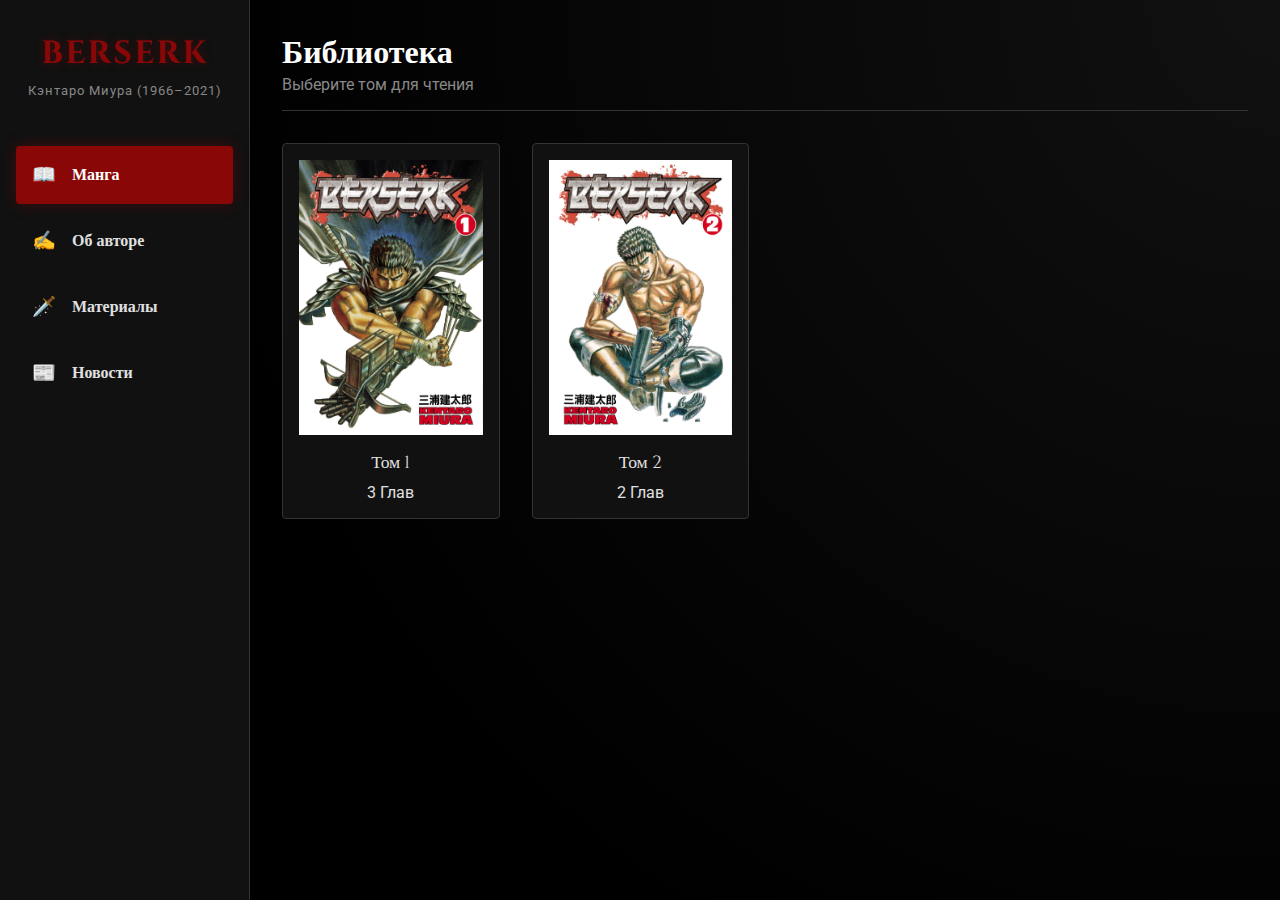
<file: index.html>
<!DOCTYPE html>
<html lang="ru">
  <head>
    <meta charset="UTF-8" />
    <meta name="viewport" content="width=device-width, initial-scale=1.0" />
    <title>Berserk Manga Reader</title>
    <!-- Fonts -->
    <link rel="preconnect" href="https://fonts.googleapis.com" />
    <link rel="preconnect" href="https://fonts.gstatic.com" crossorigin />
    <link
      href="https://fonts.googleapis.com/css2?family=Cinzel:wght@400;700&family=Roboto:wght@300;400;700&display=swap"
      rel="stylesheet"
    />
    <!-- Styles -->
    <link rel="stylesheet" href="css/style.css" />
  </head>
  <body>
    <div class="app-container">
      <!-- SIDEBAR -->
      <aside class="sidebar">
        <div class="logo">
          <h1>BERSERK</h1>
          <p>Кэнтаро Миура (1966–2021)</p>
        </div>

        <ul class="nav-links">
          <li class="active" data-target="manga">
            <span class="icon">📖</span> Манга
          </li>
          <li data-target="author"><span class="icon">✍️</span> Об авторе</li>
          <li data-target="assets"><span class="icon">🗡️</span> Материалы</li>
          <li data-target="news"><span class="icon">📰</span> Новости</li>
        </ul>
      </aside>

      <!-- CONTENT AREA -->
      <main class="content">
        <!-- SECTION: MANGA LIBRARY -->
        <div id="manga" class="section">
          <div class="section-header">
            <h2>Библиотека</h2>
            <p>Выберите том для чтения</p>
          </div>
          <div id="volumes-grid" class="manga-grid">
            <!-- Volumes injected by JS -->
          </div>
        </div>

        <!-- SECTION: CHAPTERS LIST -->
        <div id="chapters-list" class="section hidden">
          <button class="back-btn" onclick="app.showSection('manga')">
            ← Назад к томам
          </button>
          <div class="section-header">
            <h2 id="selected-volume-title">Volume Title</h2>
            <p>Выберите главу</p>
          </div>
          <div id="chapters-container" class="chapters-grid">
            <!-- Chapters injected by JS -->
          </div>
        </div>

        <!-- SECTION: VIEWER -->
        <div id="viewer" class="section hidden">
          <div class="sticky-header">
            <div class="viewer-controls">
              <button class="back-btn" onclick="app.goBackToChapters()">
                ← Главы
              </button>
              <select id="volume-select" aria-label="Select Volume"></select>
              <select id="chapter-select" aria-label="Select Chapter"></select>
              <button id="header-toggle" class="icon-btn" aria-label="Toggle Header">
                👁️
              </button>
            </div>
          </div>

          <div id="pages-container" class="manga-pages">
            <!-- Pages injected by JS -->
          </div>
        </div>

        <!-- SECTION: AUTHOR -->
        <div id="author" class="section hidden">
          <div class="section-header">
            <h2>Об Авторе</h2>
            <p>Кэнтаро Миура (1966–2021)</p>
          </div>
          <div class="lore-content">
            <p>
              Кэнтаро Миура — легендарный японский мангака, подаривший миру «Берсерка». Родившись 11 июля 1966 года в Тибе, он начал свой творческий путь еще в детстве. Работа над «Берсерком» началась в 1989 году и продолжалась более 30 лет, превратившись в магнум опус, определивший жанр темного фэнтези. Миура скончался 6 мая 2021 года, оставив неизгладимый след в мировой культуре.
            </p>

            <h3>Наследие и Влияние</h3>
            <p>Творчество Миуры вдохновило множество культовых проектов:</p>
            <ul style="list-style-type: disc; margin-left: 20px; line-height: 1.8; color: #ccc;">
              <li><strong>Dark Souls</strong>: Образ Арториаса (отсылка к Гатсу), колеса-скелеты и мрачная атмосфера увядающего мира.</li>
              <li><strong>Elden Ring</strong>: Великое Древо Эрд (Мировое Древо Спирали), дизайн Блайда (полуволк) и гигантские мечи.</li>
              <li><strong>Bloodborne</strong>: Метка Охотника, визуально напоминающая Клеймо Жертвы из манги.</li>
              <li><strong>Final Fantasy VII</strong>: Бастер Меч Клауда Страйфа, вдохновленный Драконобойцем.</li>
              <li><strong>Devil May Cry</strong>: Красные сферы, используемые для улучшения навыков, отсылают к Бехелитам.</li>
            </ul>
          </div>
        </div>

        <!-- SECTION: ASSETS -->
        <div id="assets" class="section hidden">
          <div class="section-header">
            <h2>Материалы и Загрузки</h2>
            <p>Обои, Иконки и Ресурсы</p>
          </div>
          <p>Скоро...</p>
        </div>

        <!-- SECTION: NEWS -->
        <div id="news" class="section hidden">
          <div class="section-header">
            <h2>Последние Новости</h2>
            <p>Обновления проекта</p>
          </div>
          <div class="news-item">
            <div class="date">2025-12-19</div>
            <div class="title">Проект Инициализирован</div>
            <div class="body">
              Структура читалки Берсерк была создана.
            </div>
          </div>
        </div>
      </main>
    </div>

    <!-- SCRIPTS -->
    <!-- Data -->
    <script src="js/manga-data.js"></script>
    <!-- Logic -->
    <script src="js/script.js"></script>
  </body>
</html>
</file>
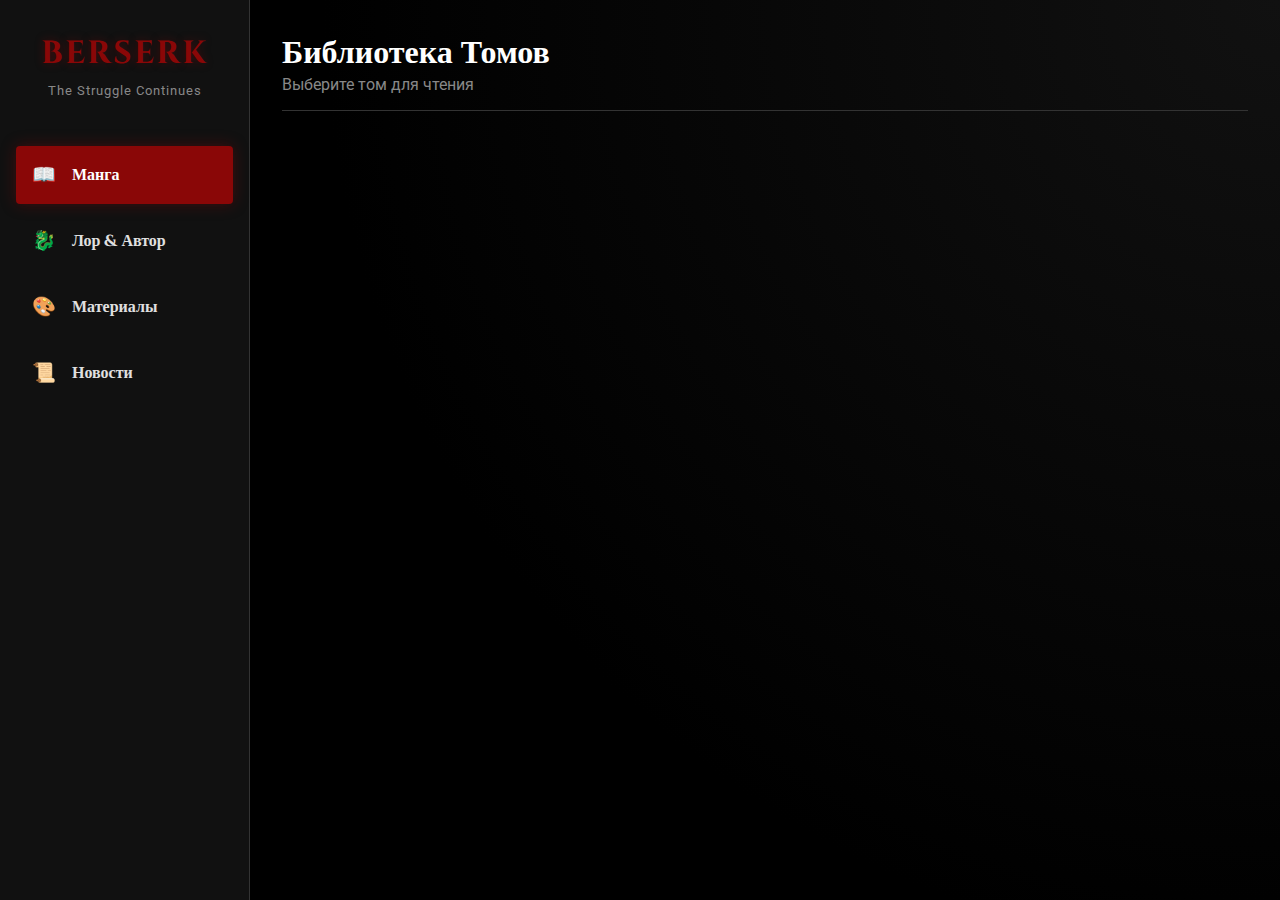
<file: Сайт по берсерку/index.html>
<!DOCTYPE html>
<html lang="ru">
  <head>
    <meta charset="UTF-8" />
    <meta name="viewport" content="width=device-width, initial-scale=1.0" />
    <title>BERSERK | Dark Fantasy Manga Reader</title>
    <!-- Google Fonts -->
    <link rel="preconnect" href="https://fonts.googleapis.com" />
    <link rel="preconnect" href="https://fonts.gstatic.com" crossorigin />
    <link
      href="https://fonts.googleapis.com/css2?family=Cinzel:wght@400;700;900&family=Roboto:wght@300;400;500&display=swap"
      rel="stylesheet"
    />
    <!-- Main Styles -->
    <link rel="stylesheet" href="css/style.css" />
  </head>
  <body>
    <div class="app-container">
      <!-- Sidebar Navigation -->
      <nav class="sidebar">
        <div class="logo">
          <h1>BERSERK</h1>
          <p>The Struggle Continues</p>
        </div>
        <ul class="nav-links">
          <li class="active" data-target="manga">
            <span class="icon">📖</span>
            <span class="text">Манга</span>
          </li>
          <li data-target="lore">
            <span class="icon">🐉</span>
            <span class="text">Лор & Автор</span>
          </li>
          <li data-target="assets">
            <span class="icon">🎨</span>
            <span class="text">Материалы</span>
          </li>
          <li data-target="news">
            <span class="icon">📜</span>
            <span class="text">Новости</span>
          </li>
        </ul>
      </nav>

      <!-- Main Content Area -->
      <main class="content">
        <!-- SECTION: MANGA GRID -->
        <section id="manga" class="section active">
          <header class="section-header">
            <h2>Библиотека Томов</h2>
            <p>Выберите том для чтения</p>
          </header>
          <div class="manga-grid" id="volumes-grid">
            <!-- Volumes will be injected here by JS -->
          </div>
        </section>

        <!-- SECTION: CHAPTERS LIST (Hidden by default) -->
        <section id="chapters-list" class="section hidden">
          <header class="section-header">
            <button class="back-btn" onclick="app.showSection('manga')">
              ← Назад к Томам
            </button>
            <h2 id="selected-volume-title">Том X</h2>
          </header>
          <div class="chapters-grid" id="chapters-container">
            <!-- Chapters will be injected here -->
          </div>
        </section>

        <!-- SECTION: VIEWER (Hidden by default) -->
        <section id="viewer" class="section hidden">
          <div class="sticky-header">
            <div class="viewer-controls">
              <button class="back-btn" onclick="app.goBackToChapters()">
                ← Меню
              </button>
              <select id="volume-select"></select>
              <select id="chapter-select"></select>
            </div>
          </div>
          <div class="manga-pages" id="pages-container">
            <!-- Pages go here -->
          </div>
        </section>

        <!-- SECTION: LORE -->
        <section id="lore" class="section hidden">
          <header class="section-header">
            <h2>Кентаро Миура</h2>
            <p class="subtitle">1966 — 2021</p>
          </header>
          <article class="lore-content">
            <div class="bio-block">
              <h3>Биография</h3>
              <p>
                Кентаро Миура — легендарный японский мангака, наиболее известный
                своей работой над эпической темной фэнтези-мангой «Берсерк». Его
                невероятная детализация рисунка и глубокий, мрачный сюжет
                завоевали сердца миллионов фанатов по всему миру.
              </p>
            </div>
            <div class="influence-block">
              <h3>Влияние на культуру (FromSoftware)</h3>
              <p>
                Творчество Миуры оказало колоссальное влияние на игровую
                индустрию, особенно на игры <strong>Хидетаки Миядзаки</strong>.
              </p>
              <ul>
                <li>
                  <strong>Dark Souls</strong>: Дизайн рыцарей, атмосфера
                  безысходности и мрачные замки.
                </li>
                <li>
                  <strong>Elden Ring</strong>: Множество отсылок к «Берсерку»,
                  включая меч, напоминающий Dragon Slayer, и дизайн некоторых
                  боссов (например, Маления и Властелин).
                </li>
                <li>
                  <strong>Bloodborne</strong>: Эстетика кошмара и охотника.
                </li>
              </ul>
            </div>
          </article>
        </section>

        <!-- SECTION: ASSETS -->
        <section id="assets" class="section hidden">
          <header class="section-header">
            <h2>Материалы</h2>
          </header>
          <div class="assets-content">
            <div class="gallery-preview">
              <p>Галерея артов (Coming Soon)</p>
            </div>
            <a
              href="https://myanimelist.net/anime/33/Kenpuu_Denki_Berserk"
              target="_blank"
              class="cta-button primary"
            >
              Смотреть Аниме (External)
            </a>
          </div>
        </section>

        <!-- SECTION: NEWS -->
        <section id="news" class="section hidden">
          <header class="section-header">
            <h2>Новости проекта</h2>
          </header>
          <ul class="news-list">
            <li class="news-item">
              <span class="date">19.12.2025</span>
              <span class="text">Запуск платформы. Добавлен Том 1.</span>
            </li>
          </ul>
        </section>
      </main>
    </div>

    <!-- Application Logic -->
    <script src="js/manga-data.js"></script>
    <script src="js/script.js"></script>
  </body>
</html>
</file>
<file: css/style.css>
/* 
  ========================================
  ОСНОВНАЯ ТЕМА: ТЕМНОЕ ФЭНТЕЗИ (БЕРСЕРК)
  ========================================
  Основные цвета:
  - Черный (#000000) - Глубокий фон
  - Темно-серый (#111111) - Панели и карточки
  - Кроваво-красный (#8a0707) - Акцентный цвет (Клеймо жертвы)
  - Белый/Серебряный (#e0e0e0) - Основной текст
  
  Шрифты:
  - Zagolovki: 'Cinzel' (атмосферный, с засечками)
  - Текст: 'Roboto' (читабельный)
*/

:root {
  --bg-color: #000000;
  --panel-color: #111111;
  --panel-hover: #1a1a1a;
  --accent-color: #8a0707;
  --accent-glow: rgba(138, 7, 7, 0.4);
  --text-main: #e0e0e0;
  --text-muted: #888888;
  --font-heading: "Cinzel", serif;
  --font-body: "Roboto", sans-serif;
  --sidebar-width: 250px;
}

* {
  box-sizing: border-box;
  margin: 0;
  padding: 0;
}

body {
  background: radial-gradient(circle at top right, #111 0%, #000 70%) fixed no-repeat;
  color: var(--text-main);
  font-family: var(--font-body);
  height: 100vh;
  overflow: hidden; /* В стиле приложения */
}

/* 
  ========================================
  КОНТЕЙНЕР ПРИЛОЖЕНИЯ (APP CONTAINER)
  ========================================
  Используется Flexbox для создания макета с боковой панелью слева
  и контентом справа. Занимает всю высоту экрана.
*/
.app-container {
  display: flex;
  height: 100%;
  width: 100%;
}

/* 
  ========================================
  БОКОВАЯ ПАНЕЛЬ (SIDEBAR)
  ========================================
  Фиксированная ширина, содержит логотип и навигацию.
*/
.sidebar {
  width: var(--sidebar-width);
  background-color: var(--panel-color);
  border-right: 1px solid #333;
  display: flex;
  flex-direction: column;
  padding: 2rem 1rem;
  z-index: 100;
}

.logo {
  margin-bottom: 3rem;
  text-align: center;
}

.logo h1 {
  font-family: var(--font-heading);
  color: var(--accent-color);
  font-size: 2rem;
  letter-spacing: 2px;
  text-shadow: 0 0 10px var(--accent-glow);
}

.logo p {
  font-size: 0.8rem;
  color: var(--text-muted);
  letter-spacing: 1px;
  margin-top: 0.5rem;
}

.nav-links {
  list-style: none;
}

.nav-links li {
  display: flex;
  align-items: center;
  padding: 1rem;
  margin-bottom: 0.5rem;
  cursor: pointer;
  border-radius: 4px;
  transition: all 0.3s ease;
  font-family: var(--font-heading);
  font-weight: 700;
}

.nav-links li .icon {
  margin-right: 1rem;
  font-size: 1.2rem;
}

.nav-links li:hover {
  background-color: var(--panel-hover);
  color: #fff;
  padding-left: 1.2rem; /* Эффект скольжения */
}

.nav-links li.active {
  background-color: var(--accent-color);
  color: #fff;
  box-shadow: 0 0 15px var(--accent-glow);
}

/* 
  ========================================
  ОБЛАСТЬ КОНТЕНТА (CONTENT AREA)
  ========================================
  Занимает все свободное пространство (flex: 1).
  Имеет собственный скролл (overflow-y: auto), независимый от сайдбара.
  Фон - радиальный градиент для создания атмосферы виньетирования.
*/
/* ОБЛАСТЬ КОНТЕНТА */
.content {
  flex: 1;
  min-width: 0; /* Исправление для Grid внутри Flex */
  overflow-y: auto;
  padding: 0; /* Убрать глобальный отступ для полноэкранных секций */
  position: relative;
  background: transparent;
}

.section {
  width: 100%;
  max-width: 1200px;
  margin: 0 auto;
  padding: 2rem; /* Добавляем отступ здесь */
  animation: fadeIn 0.5s ease;
}

#viewer {
  padding: 0;
  max-width: 100%;
}

.section.hidden {
  display: none;
}

@keyframes fadeIn {
  from {
    opacity: 0;
    transform: translateY(10px);
  }
  to {
    opacity: 1;
    transform: translateY(0);
  }
}

.section-header {
  margin-bottom: 2rem;
  border-bottom: 1px solid #333;
  padding-bottom: 1rem;
}

.section-header h2 {
  font-family: var(--font-heading);
  font-size: 2rem;
  color: #fff;
}

.section-header p {
  color: var(--text-muted);
}

/* 
  ========================================
  КОМПОНЕНТЫ: КНОПКИ (BUTTONS)
  ========================================
  Стили для кнопок "Назад", призывов к действию и иконок.
*/
/* КНОПКИ */
.back-btn {
  background: none;
  border: none;
  color: var(--accent-color);
  cursor: pointer;
  font-family: var(--font-heading);
  font-size: 1rem;
  margin-bottom: 0.5rem;
  transition: color 0.3s;
}

.back-btn:hover {
  color: #fff;
  text-decoration: underline;
}

.cta-button {
  display: inline-block;
  padding: 1rem 2rem;
  background-color: var(--accent-color);
  color: white;
  text-decoration: none;
  border-radius: 4px;
  font-family: var(--font-heading);
  font-weight: bold;
  transition: transform 0.2s, box-shadow 0.2s;
  border: 1px solid transparent;
}

.cta-button:hover {
  transform: translateY(-2px);
  box-shadow: 0 5px 15px var(--accent-glow);
}

/* 
  ========================================
  КОМПОНЕНТЫ: СЕТКА МАНГИ (MANGA GRID)
  ========================================
  Адаптивная сетка (Grid Layout) для отображения томов и глав.
  Автоматически подстраивает количество колонок.
*/
/* СЕТКА МАНГИ */
.manga-grid,
.chapters-grid {
  display: grid;
  grid-template-columns: repeat(auto-fill, minmax(180px, 1fr));
  gap: 2rem;
}

/* Карточка тома */
.volume-card {
  background-color: var(--panel-color);
  border: 1px solid #333;
  padding: 1rem;
  border-radius: 4px;
  cursor: pointer;
  transition: transform 0.3s, border-color 0.3s;
  text-align: center;
}

.volume-card:hover {
  transform: translateY(-5px);
  border-color: var(--accent-color);
}

.volume-cover {
  width: 100%;
  aspect-ratio: 2/3;
  background-color: #222;
  margin-bottom: 1rem;
  display: flex;
  align-items: center;
  justify-content: center;
  color: #555;
  font-family: var(--font-heading);
}

.volume-title {
  font-family: var(--font-heading);
  font-size: 1.1rem;
  margin-bottom: 0.5rem;
}

.chapter-item {
  background-color: var(--panel-color);
  padding: 1rem;
  border: 1px solid #333;
  cursor: pointer;
  transition: all 0.2s;
}

.chapter-item:hover {
  background-color: #222;
  border-color: var(--accent-color);
  padding-left: 1.2rem;
}

/* 
  ========================================
  МОДУЛЬ: ПРОСМОТРЩИК (VIEWER)
  ========================================
  Стили для режима чтения.
*/
/* ПРОСМОТРЩИК */
.sticky-header {
  position: sticky;
  top: 0;
  background-color: rgba(0, 0, 0, 0.9);
  padding: 1rem;
  border-bottom: 1px solid #333;
  z-index: 50;
  backdrop-filter: blur(5px);
  margin: 0 0 1rem 0; /* Сброс отступов */
  padding-left: 5rem; /* Место для абсолютной кнопки */
  transition: transform 0.3s ease, background-color 0.3s ease;
}

.sticky-header.header-collapsed {
  background-color: transparent;
  backdrop-filter: none;
  border-bottom: none;
  pointer-events: none; /* Пропускать клики */
}

/* Позиционирование кнопки переключения абсолютно в левом верхнем углу */
#header-toggle {
  position: absolute;
  left: 1.5rem;
  top: 50%;
  transform: translateY(-50%);
  z-index: 60;
}

/* Убедиться, что элементы управления кликабельны, даже когда хедер технически "свернут", но кнопка видна. 
   Подождите, если мы сделаем хедер pointer-events none, кнопке нужно pointer-events auto. */
.sticky-header.header-collapsed .viewer-controls > *:not(#header-toggle) {
  opacity: 0;
  pointer-events: none;
  transform: translateY(-10px);
}

.viewer-controls > * {
  transition: opacity 0.3s ease, transform 0.3s ease;
}

.icon-btn {
  background: none;
  border: 1px solid #444;
  color: var(--text-main);
  cursor: pointer;
  font-size: 1.2rem;
  padding: 0.5rem;
  border-radius: 4px;
  transition: all 0.2s;
  pointer-events: auto; /* Всегда кликабельно */
}

.icon-btn:hover {
  background-color: #333;
  color: #fff;
  border-color: var(--accent-color);
}

.viewer-controls {
  display: flex;
  gap: 1rem;
  align-items: center;
}

.viewer-controls select {
  background-color: #222;
  color: #fff;
  border: 1px solid #444;
  padding: 0.5rem;
  border-radius: 4px;
}

.manga-pages {
  display: flex;
  flex-direction: column; /* Стиль вебтуна */
  align-items: center;
  gap: 0;
  min-height: 80vh;
}

.manga-page-img {
  max-width: 100%;
  height: auto;
  display: block;
}

/* 
  ========================================
  СЕКЦИИ: ОБ АВТОРЕ И НОВОСТИ
  ========================================
  Стили для текстового контента.
*/
/* ОБ АВТОРЕ И НОВОСТИ */
.lore-content {
  line-height: 1.6;
  max-width: 800px;
}

.lore-content h3 {
  color: var(--accent-color);
  margin-top: 2rem;
  margin-bottom: 1rem;
  font-family: var(--font-heading);
}

.news-item {
  background: var(--panel-color);
  padding: 1.5rem;
  border-left: 3px solid var(--accent-color);
  margin-bottom: 1rem;
  display: flex;
  flex-direction: column;
}

.news-item .date {
  font-size: 0.8rem;
  color: var(--accent-color);
  font-weight: bold;
  margin-bottom: 0.5rem;
}

/* 
  ========================================
  УТИЛИТЫ: ПОЛОСА ПРОКРУТКИ (SCROLLBAR)
  ========================================
  Кастомизация скроллбара Webkit для соответствия темной теме.
*/
/* ПОЛОСА ПРОКРУТКИ */
::-webkit-scrollbar {
  width: 10px;
}
::-webkit-scrollbar-track {
  background: #111;
}
::-webkit-scrollbar-thumb {
  background: #333;
  border-radius: 5px;
}
::-webkit-scrollbar-thumb:hover {
  background: var(--accent-color);
}

@media (max-width: 768px) {
  .app-container {
    flex-direction: column;
  }
  .sidebar {
    width: 100%;
    height: auto;
    padding: 1rem;
  }
  .logo {
    margin-bottom: 1rem;
  }
  .nav-links {
    display: flex;
    overflow-x: auto;
  }
  .nav-links li {
    margin-right: 1rem;
    margin-bottom: 0;
    white-space: nowrap;
  }
}

/* 
  ========================================
  КОМПОНЕНТ: ГАЛЕРЕЯ (GALLERY)
  ========================================
  Сетка изображений с эффектами наведения.
*/
/* ГАЛЕРЕЯ */
.gallery-grid {
  display: grid;
  grid-template-columns: repeat(auto-fill, minmax(200px, 1fr));
  gap: 1.5rem;
  padding: 1rem 0;
}

.gallery-item {
  border-radius: 8px;
  overflow: hidden;
  box-shadow: 0 4px 6px rgba(0, 0, 0, 0.3);
  transition: transform 0.3s ease, box-shadow 0.3s ease;
  cursor: pointer;
  aspect-ratio: 2/3;
  background: #111;
}

.gallery-item:hover {
  transform: scale(1.03);
  box-shadow: 0 0 15px var(--accent-glow);
  border: 1px solid var(--accent-color);
}

.gallery-item img {
  width: 100%;
  height: 100%;
  object-fit: cover;
  display: block;
}

/* 
  ========================================
  КОМПОНЕНТ: МОДАЛЬНОЕ ОКНО (MODAL)
  ========================================
  Полноэкранный просмотр изображений.
*/
/* МОДАЛЬНОЕ ОКНО */
.modal {
  position: fixed;
  z-index: 1000;
  left: 0;
  top: 0;
  width: 100%;
  height: 100%;
  overflow: auto;
  background-color: rgba(0, 0, 0, 0.9);
  display: flex;
  align-items: center;
  justify-content: center;
  opacity: 0;
  pointer-events: none;
  transition: opacity 0.3s ease;
}

.modal.active {
  opacity: 1;
  pointer-events: auto;
}

.modal-content {
  max-width: 90%;
  max-height: 720px; /* Фиксированный размер, как просил пользователь */
  box-shadow: 0 0 20px rgba(0, 0, 0, 0.5);
  border: 2px solid #333;
  object-fit: contain;
}

.close-modal {
  position: absolute;
  top: 20px;
  right: 35px;
  color: #f1f1f1;
  font-size: 40px;
  font-weight: bold;
  transition: 0.3s;
  cursor: pointer;
}

.close-modal:hover,
.close-modal:focus {
  color: var(--accent-color);
  text-decoration: none;
  cursor: pointer;
}
</file>
<file: Сайт по берсерку/css/style.css>
/* 
  Theme: Dark Fantasy (Berserk)
  Colors: Black, Dark Gray, Blood Red, White/Silver
*/

:root {
  --bg-color: #000000;
  --panel-color: #111111;
  --panel-hover: #1a1a1a;
  --accent-color: #8a0707;
  --accent-glow: rgba(138, 7, 7, 0.4);
  --text-main: #e0e0e0;
  --text-muted: #888888;
  --font-heading: "Cinzel", serif;
  --font-body: "Roboto", sans-serif;
  --sidebar-width: 250px;
}

* {
  box-sizing: border-box;
  margin: 0;
  padding: 0;
}

body {
  background-color: var(--bg-color);
  color: var(--text-main);
  font-family: var(--font-body);
  height: 100vh;
  overflow: hidden; /* App-like feel */
}

/* APP CONTAINER */
.app-container {
  display: flex;
  height: 100%;
}

/* SIDEBAR */
.sidebar {
  width: var(--sidebar-width);
  background-color: var(--panel-color);
  border-right: 1px solid #333;
  display: flex;
  flex-direction: column;
  padding: 2rem 1rem;
  z-index: 100;
}

.logo {
  margin-bottom: 3rem;
  text-align: center;
}

.logo h1 {
  font-family: var(--font-heading);
  color: var(--accent-color);
  font-size: 2rem;
  letter-spacing: 2px;
  text-shadow: 0 0 10px var(--accent-glow);
}

.logo p {
  font-size: 0.8rem;
  color: var(--text-muted);
  letter-spacing: 1px;
  margin-top: 0.5rem;
}

.nav-links {
  list-style: none;
}

.nav-links li {
  display: flex;
  align-items: center;
  padding: 1rem;
  margin-bottom: 0.5rem;
  cursor: pointer;
  border-radius: 4px;
  transition: all 0.3s ease;
  font-family: var(--font-heading);
  font-weight: 700;
}

.nav-links li .icon {
  margin-right: 1rem;
  font-size: 1.2rem;
}

.nav-links li:hover {
  background-color: var(--panel-hover);
  color: #fff;
  padding-left: 1.2rem; /* Sliding effect */
}

.nav-links li.active {
  background-color: var(--accent-color);
  color: #fff;
  box-shadow: 0 0 15px var(--accent-glow);
}

/* CONTENT AREA */
.content {
  flex: 1;
  overflow-y: auto;
  padding: 2rem;
  position: relative;
  background: radial-gradient(circle at top right, #111 0%, #000 70%);
}

.section {
  max-width: 1200px;
  margin: 0 auto;
  animation: fadeIn 0.5s ease;
}

.section.hidden {
  display: none;
}

@keyframes fadeIn {
  from {
    opacity: 0;
    transform: translateY(10px);
  }
  to {
    opacity: 1;
    transform: translateY(0);
  }
}

.section-header {
  margin-bottom: 2rem;
  border-bottom: 1px solid #333;
  padding-bottom: 1rem;
}

.section-header h2 {
  font-family: var(--font-heading);
  font-size: 2rem;
  color: #fff;
}

.section-header p {
  color: var(--text-muted);
}

/* BUTTONS */
.back-btn {
  background: none;
  border: none;
  color: var(--accent-color);
  cursor: pointer;
  font-family: var(--font-heading);
  font-size: 1rem;
  margin-bottom: 0.5rem;
  transition: color 0.3s;
}

.back-btn:hover {
  color: #fff;
  text-decoration: underline;
}

.cta-button {
  display: inline-block;
  padding: 1rem 2rem;
  background-color: var(--accent-color);
  color: white;
  text-decoration: none;
  border-radius: 4px;
  font-family: var(--font-heading);
  font-weight: bold;
  transition: transform 0.2s, box-shadow 0.2s;
  border: 1px solid transparent;
}

.cta-button:hover {
  transform: translateY(-2px);
  box-shadow: 0 5px 15px var(--accent-glow);
}

/* MANGA GRID */
.manga-grid,
.chapters-grid {
  display: grid;
  grid-template-columns: repeat(auto-fill, minmax(180px, 1fr));
  gap: 2rem;
}

/* Volume Card */
.volume-card {
  background-color: var(--panel-color);
  border: 1px solid #333;
  padding: 1rem;
  border-radius: 4px;
  cursor: pointer;
  transition: transform 0.3s, border-color 0.3s;
  text-align: center;
}

.volume-card:hover {
  transform: translateY(-5px);
  border-color: var(--accent-color);
}

.volume-cover {
  width: 100%;
  aspect-ratio: 2/3;
  background-color: #222;
  margin-bottom: 1rem;
  display: flex;
  align-items: center;
  justify-content: center;
  color: #555;
  font-family: var(--font-heading);
}

.volume-title {
  font-family: var(--font-heading);
  font-size: 1.1rem;
  margin-bottom: 0.5rem;
}

.chapter-item {
  background-color: var(--panel-color);
  padding: 1rem;
  border: 1px solid #333;
  cursor: pointer;
  transition: all 0.2s;
}

.chapter-item:hover {
  background-color: #222;
  border-color: var(--accent-color);
  padding-left: 1.2rem;
}

/* VIEWER */
.sticky-header {
  position: sticky;
  top: 0;
  background-color: rgba(0, 0, 0, 0.9);
  padding: 1rem;
  border-bottom: 1px solid #333;
  z-index: 50;
  backdrop-filter: blur(5px);
  margin: -2rem -2rem 1rem -2rem; /* Stretch to edges */
  padding-left: 2rem;
}

.viewer-controls {
  display: flex;
  gap: 1rem;
  align-items: center;
}

.viewer-controls select {
  background-color: #222;
  color: #fff;
  border: 1px solid #444;
  padding: 0.5rem;
  border-radius: 4px;
}

.manga-pages {
  display: flex;
  flex-direction: column; /* Webtoon style */
  align-items: center;
  gap: 0;
  min-height: 80vh;
}

.manga-page-img {
  max-width: 100%;
  height: auto;
  display: block;
}

/* LORE & NEWS */
.lore-content {
  line-height: 1.6;
  max-width: 800px;
}

.lore-content h3 {
  color: var(--accent-color);
  margin-top: 2rem;
  margin-bottom: 1rem;
  font-family: var(--font-heading);
}

.news-item {
  background: var(--panel-color);
  padding: 1.5rem;
  border-left: 3px solid var(--accent-color);
  margin-bottom: 1rem;
  display: flex;
  flex-direction: column;
}

.news-item .date {
  font-size: 0.8rem;
  color: var(--accent-color);
  font-weight: bold;
  margin-bottom: 0.5rem;
}

/* SCROLLBAR */
::-webkit-scrollbar {
  width: 10px;
}
::-webkit-scrollbar-track {
  background: #111;
}
::-webkit-scrollbar-thumb {
  background: #333;
  border-radius: 5px;
}
::-webkit-scrollbar-thumb:hover {
  background: var(--accent-color);
}

@media (max-width: 768px) {
  .app-container {
    flex-direction: column;
  }
  .sidebar {
    width: 100%;
    height: auto;
    padding: 1rem;
  }
  .logo {
    margin-bottom: 1rem;
  }
  .nav-links {
    display: flex;
    overflow-x: auto;
  }
  .nav-links li {
    margin-right: 1rem;
    margin-bottom: 0;
    white-space: nowrap;
  }
}
</file>
